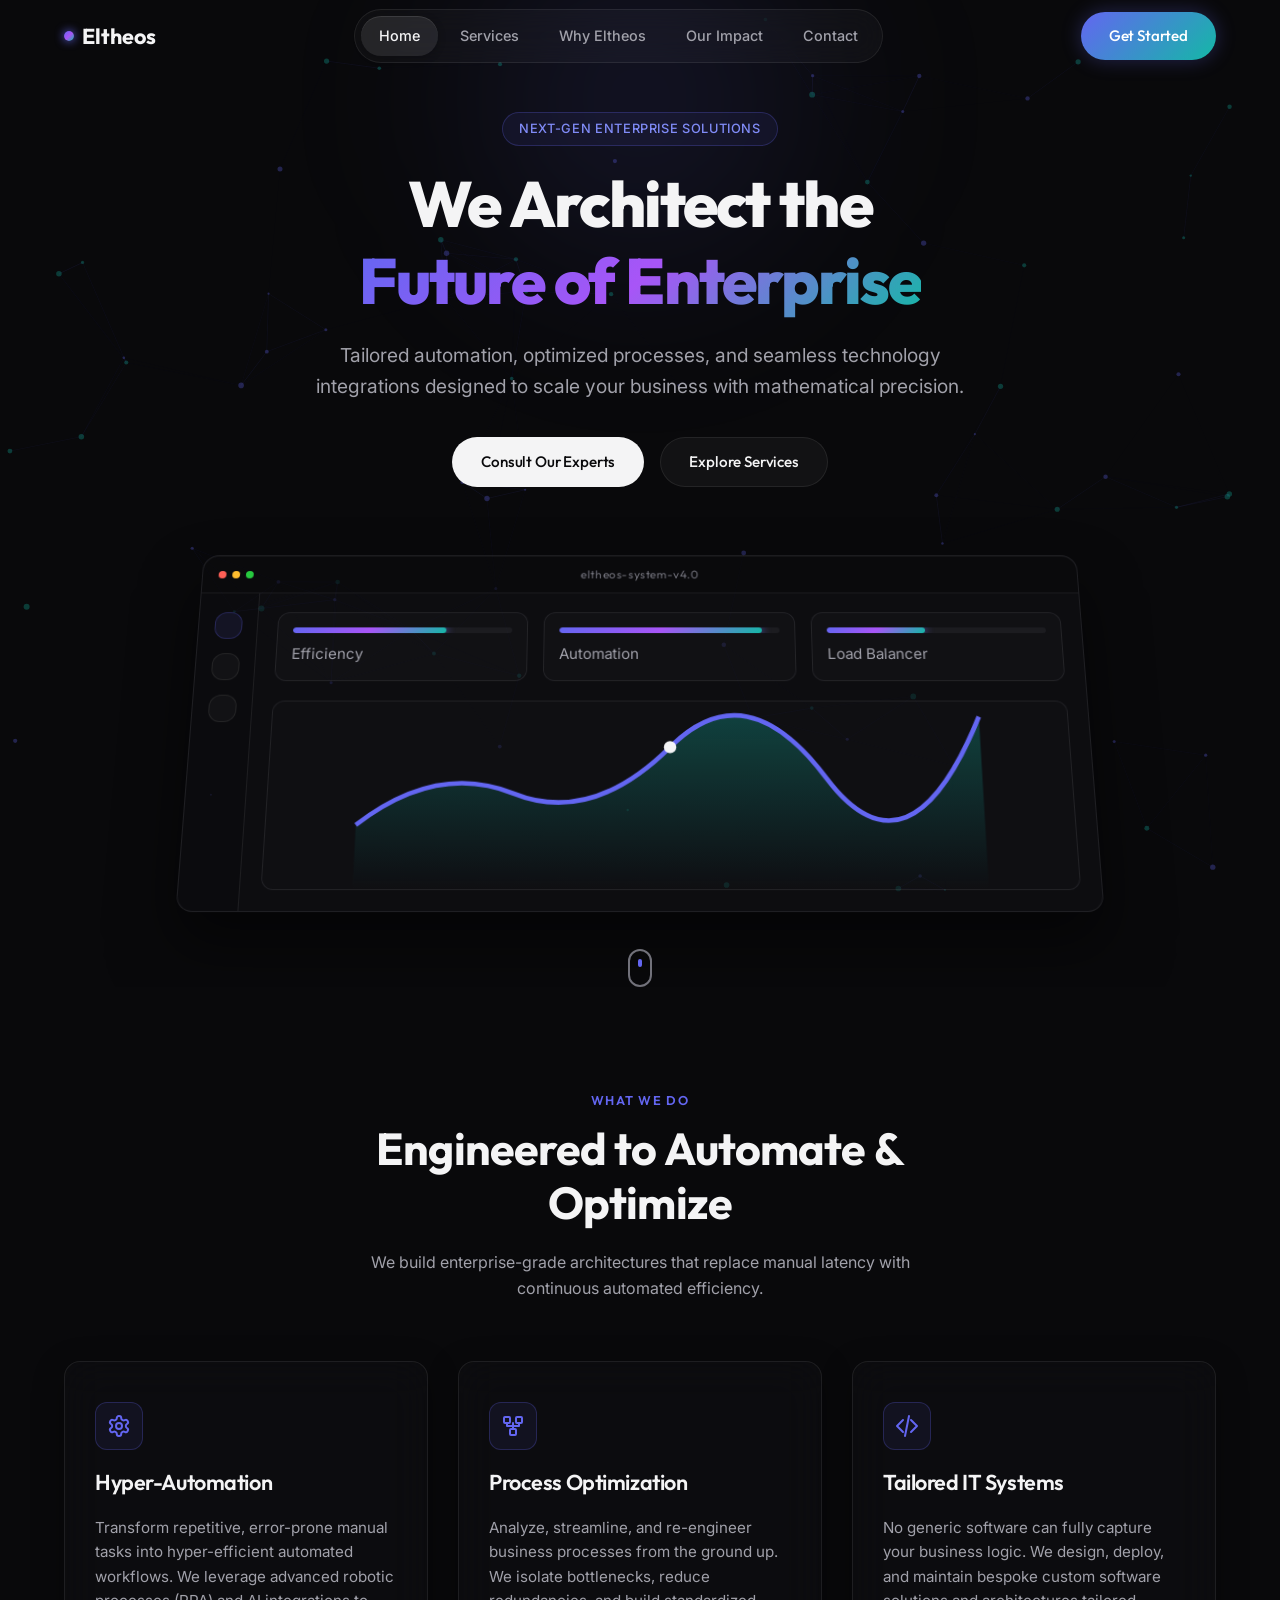
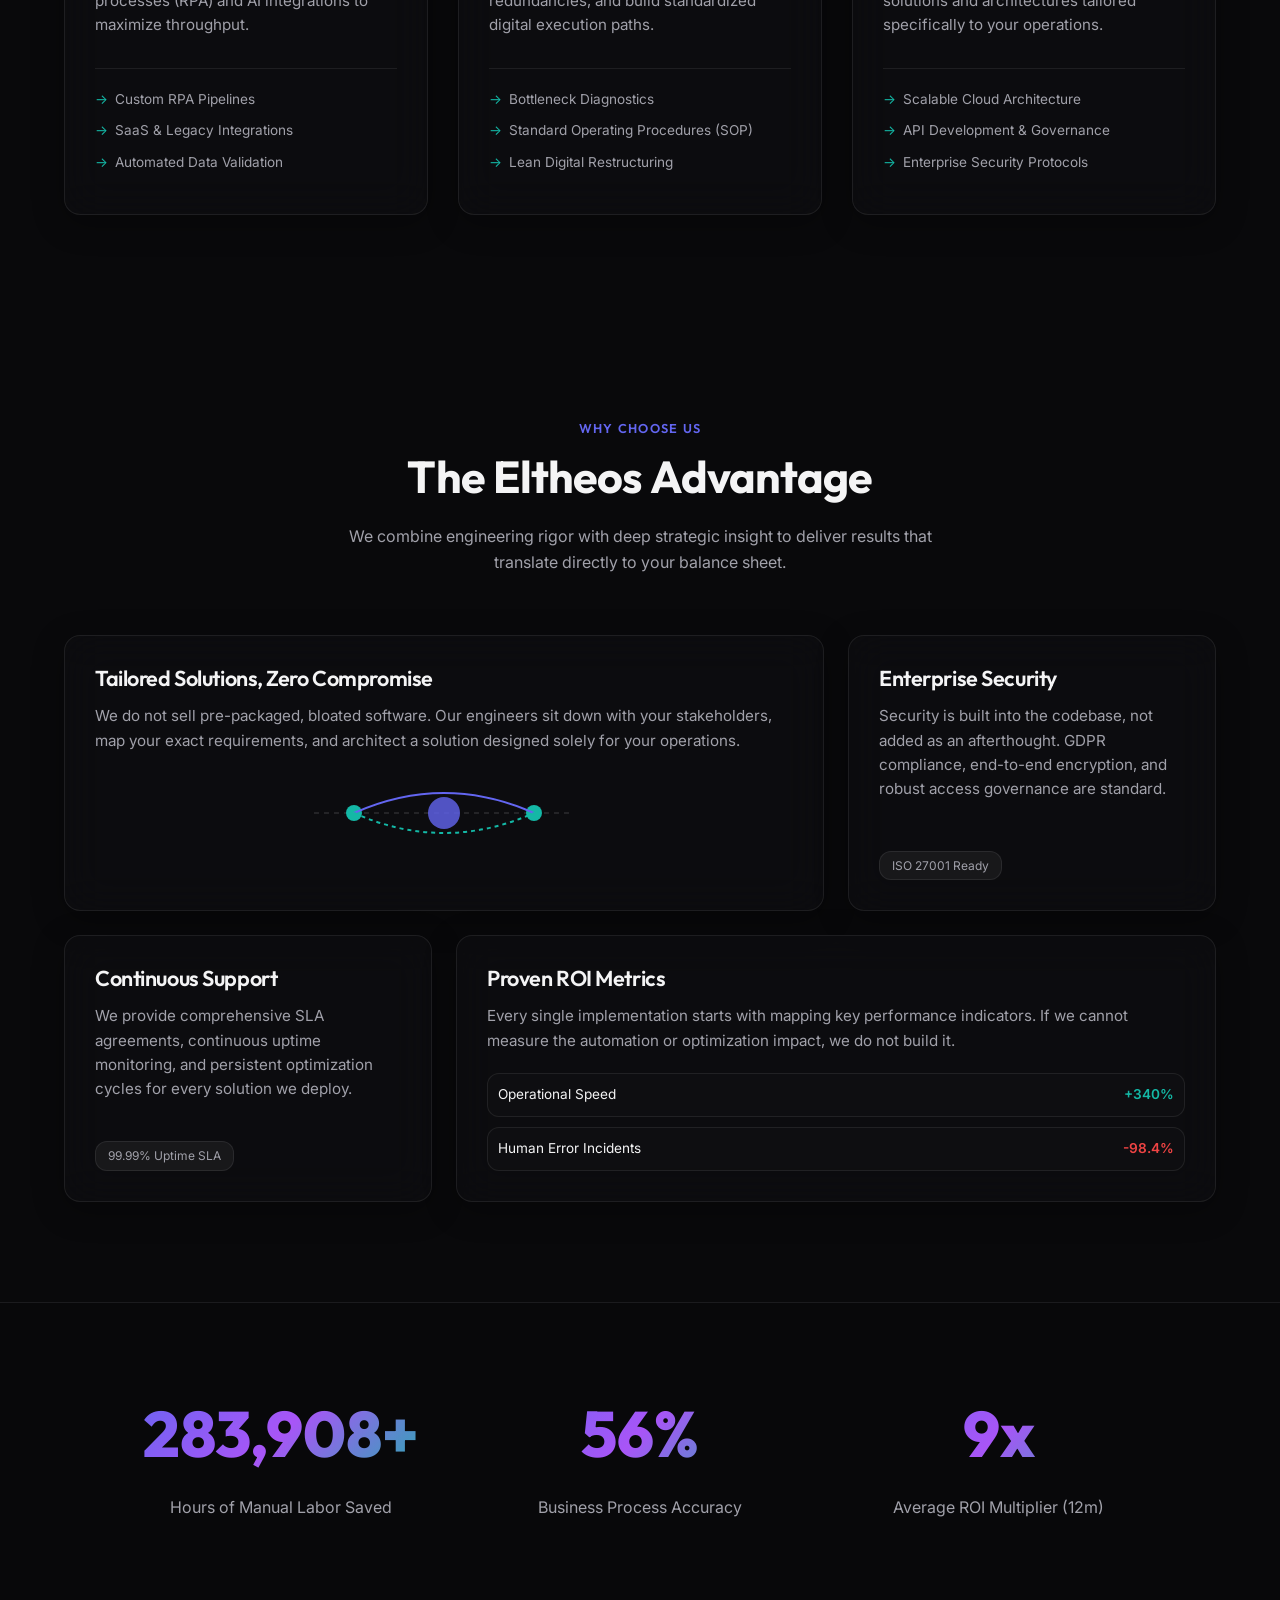
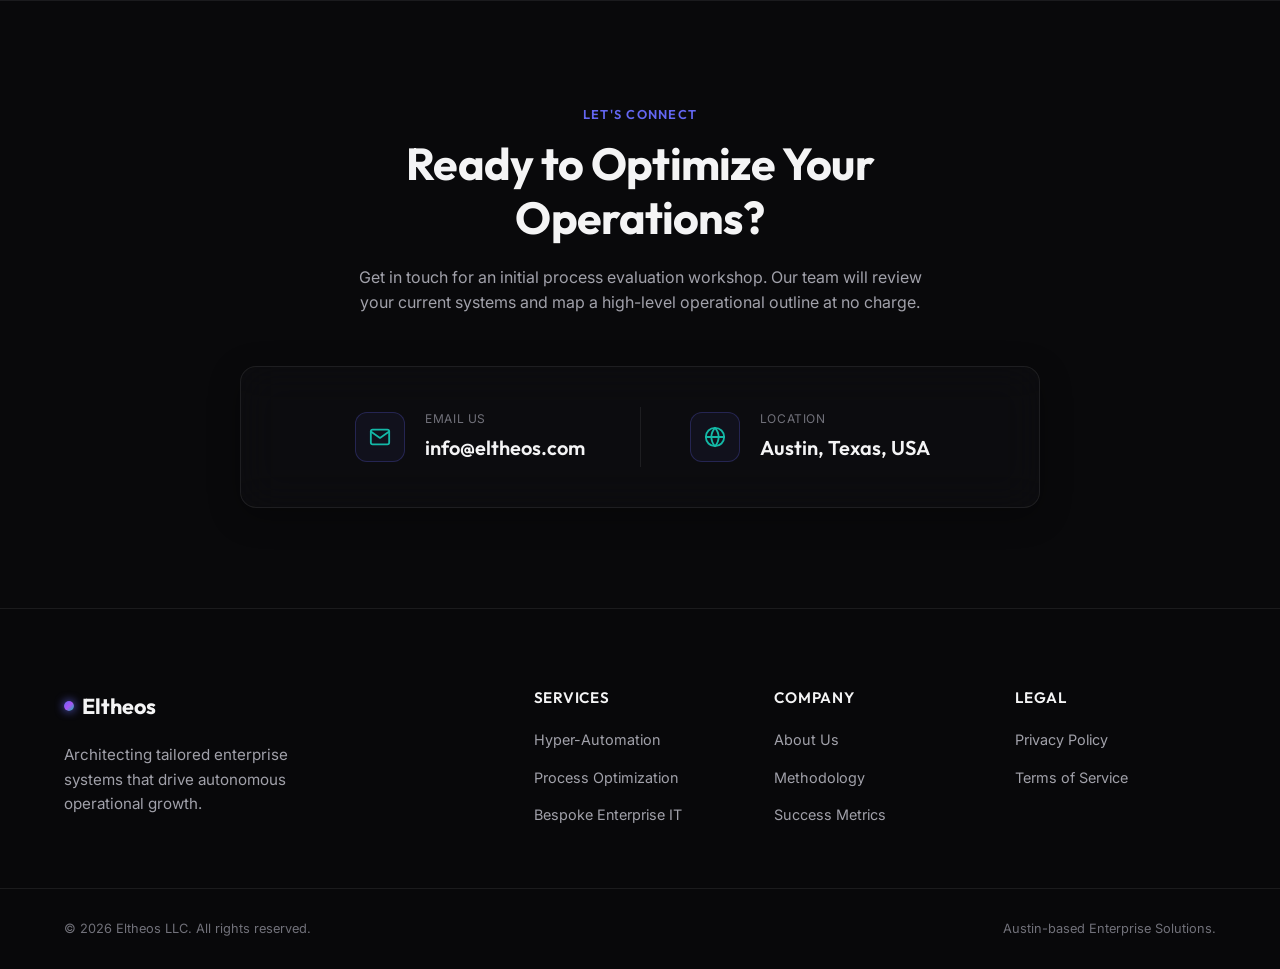
<file: index.html>
<!DOCTYPE html>
<html lang="en">
<head>
  <meta charset="UTF-8">
  <meta name="viewport" content="width=device-width, initial-scale=1.0">
  <title>Eltheos LLC | Enterprise Automation & IT Solutions</title>
  <meta name="description" content="Tailored IT consulting and automation solutions for business customers. Optimize your business processes, integrate systems, and drive growth with Eltheos.">
  
  <!-- SEO & OpenGraph Meta Tags -->
  <meta property="og:title" content="Eltheos LLC | Enterprise Automation & IT Solutions">
  <meta property="og:description" content="Tailored IT consulting and automation solutions for business customers. Optimize your business processes, integrate systems, and drive growth with Eltheos.">
  <meta property="og:type" content="website">
  
  <!-- Google Fonts -->
  <link rel="preconnect" href="https://fonts.googleapis.com">
  <link rel="preconnect" href="https://fonts.gstatic.com" crossorigin>
  <link href="https://fonts.googleapis.com/css2?family=Inter:wght@300;400;500;600&family=Outfit:wght@400;500;600;700;800&display=swap" rel="stylesheet">
  
  <!-- Stylesheets -->
  <link rel="stylesheet" href="style.css">
</head>
<body>
  <!-- Particle Background Canvas -->
  <canvas id="hero-canvas"></canvas>

  <!-- Navigation -->
  <header class="header">
    <nav class="nav-container" id="main-nav">
      <a href="#" class="logo" id="nav-logo">
        <span class="logo-dot"></span>
        Eltheos
      </a>
      <ul class="nav-menu" id="nav-menu">
        <li><a href="#hero" class="nav-link active" id="link-hero">Home</a></li>
        <li><a href="#services" class="nav-link" id="link-services">Services</a></li>
        <li><a href="#why-us" class="nav-link" id="link-why-us">Why Eltheos</a></li>
        <li><a href="#metrics" class="nav-link" id="link-metrics">Our Impact</a></li>
        <li><a href="#contact" class="nav-link" id="link-contact">Contact</a></li>
      </ul>
      <div class="nav-cta">
        <a href="#contact" class="btn btn-glow" id="nav-btn-cta">Get Started</a>
      </div>
      <button class="mobile-toggle" id="mobile-toggle" aria-label="Toggle Menu" aria-expanded="false">
        <span></span>
        <span></span>
        <span></span>
      </button>
    </nav>
  </header>

  <main>
    <!-- Hero Section -->
    <section id="hero" class="hero-section">
      <div class="hero-content">
        <div class="badge-container">
          <span class="badge" id="hero-badge">Next-Gen Enterprise Solutions</span>
        </div>
        <h1 class="hero-title">
          We Architect the <br>
          <span class="text-gradient">Future of Enterprise</span>
        </h1>
        <p class="hero-subtitle">
          Tailored automation, optimized processes, and seamless technology integrations designed to scale your business with mathematical precision.
        </p>
        <div class="hero-actions">
          <a href="#contact" class="btn btn-primary" id="hero-btn-primary">Consult Our Experts</a>
          <a href="#services" class="btn btn-secondary" id="hero-btn-secondary">Explore Services</a>
        </div>
      </div>
      
      <!-- Visual Element: Interactive Dashboard Preview Mockup -->
      <div class="hero-visual">
        <div class="glass-dashboard" id="hero-dashboard">
          <div class="dashboard-header">
            <div class="window-controls">
              <span></span><span></span><span></span>
            </div>
            <div class="dashboard-title">eltheos-system-v4.0</div>
          </div>
          <div class="dashboard-body">
            <div class="db-sidebar">
              <div class="db-item active"></div>
              <div class="db-item"></div>
              <div class="db-item"></div>
            </div>
            <div class="db-main">
              <div class="db-cards">
                <div class="db-card">
                  <div class="card-bar" style="--val: 70%"></div>
                  <div class="card-text">Efficiency</div>
                </div>
                <div class="db-card">
                  <div class="card-bar" style="--val: 92%"></div>
                  <div class="card-text">Automation</div>
                </div>
                <div class="db-card">
                  <div class="card-bar" style="--val: 45%"></div>
                  <div class="card-text">Load Balancer</div>
                </div>
              </div>
              <div class="db-chart-container">
                <svg viewBox="0 0 400 120" class="db-chart">
                  <defs>
                    <linearGradient id="chart-grad" x1="0" y1="0" x2="0" y2="1">
                      <stop offset="0%" stop-color="var(--accent-glow)" stop-opacity="0.3"></stop>
                      <stop offset="100%" stop-color="var(--accent-glow)" stop-opacity="0.0"></stop>
                    </linearGradient>
                  </defs>
                  <path class="chart-path" d="M0,80 Q50,40 100,60 T200,30 T300,50 T400,10 L400,120 L0,120 Z" fill="url(#chart-grad)"></path>
                  <path class="chart-line" d="M0,80 Q50,40 100,60 T200,30 T300,50 T400,10" fill="none" stroke="var(--accent-color)" stroke-width="3"></path>
                  <circle cx="200" cy="30" r="4" fill="var(--text-primary)"></circle>
                </svg>
              </div>
            </div>
          </div>
        </div>
      </div>
      <div class="hero-scroll-indicator">
        <a href="#services" aria-label="Scroll down">
          <div class="mouse-icon">
            <div class="wheel"></div>
          </div>
        </a>
      </div>
    </section>

    <!-- Services Section -->
    <section id="services" class="services-section">
      <div class="section-container">
        <div class="section-header">
          <span class="section-subtitle">What We Do</span>
          <h2 class="section-title">Engineered to Automate & Optimize</h2>
          <p class="section-desc">We build enterprise-grade architectures that replace manual latency with continuous automated efficiency.</p>
        </div>

        <div class="services-grid">
          <!-- Card 1 -->
          <div class="service-card glass-card scroll-reveal" id="service-automation">
            <div class="card-icon">
              <!-- Inline SVG for Automation (Gear & Lightning) -->
              <svg viewBox="0 0 24 24" fill="none" stroke="currentColor" stroke-width="2" stroke-linecap="round" stroke-linejoin="round">
                <path d="M12.22 2h-.44a2 2 0 0 0-2 2v.18a2 2 0 0 1-1 1.73l-.43.25a2 2 0 0 1-2 0l-.15-.08a2 2 0 0 0-2.73.73l-.22.38a2 2 0 0 0 .73 2.73l.15.1a2 2 0 0 1 1 1.72v.51a2 2 0 0 1-1 1.74l-.15.09a2 2 0 0 0-.73 2.73l.22.38a2 2 0 0 0 2.73.73l.15-.08a2 2 0 0 1 2 0l.43.25a2 2 0 0 1 1 1.73V20a2 2 0 0 0 2 2h.44a2 2 0 0 0 2-2v-.18a2 2 0 0 1 1-1.73l.43-.25a2 2 0 0 1 2 0l.15.08a2 2 0 0 0 2.73-.73l.22-.39a2 2 0 0 0-.73-2.73l-.15-.08a2 2 0 0 1-1-1.74v-.5a2 2 0 0 1 1-1.74l.15-.1a2 2 0 0 0 .73-2.73l-.22-.38a2 2 0 0 0-2.73-.73l-.15.08a2 2 0 0 1-2 0l-.43-.25a2 2 0 0 1-1-1.73V4a2 2 0 0 0-2-2z"></path>
                <circle cx="12" cy="12" r="3"></circle>
              </svg>
            </div>
            <h3 class="card-title">Hyper-Automation</h3>
            <p class="card-text">
              Transform repetitive, error-prone manual tasks into hyper-efficient automated workflows. We leverage advanced robotic processes (RPA) and AI integrations to maximize throughput.
            </p>
            <ul class="card-features">
              <li>Custom RPA Pipelines</li>
              <li>SaaS & Legacy Integrations</li>
              <li>Automated Data Validation</li>
            </ul>
          </div>

          <!-- Card 2 -->
          <div class="service-card glass-card scroll-reveal" id="service-process">
            <div class="card-icon">
              <!-- Inline SVG for Business Processes (Flowchart) -->
              <svg viewBox="0 0 24 24" fill="none" stroke="currentColor" stroke-width="2" stroke-linecap="round" stroke-linejoin="round">
                <rect x="3" y="3" width="6" height="6" rx="1"></rect>
                <rect x="15" y="3" width="6" height="6" rx="1"></rect>
                <rect x="9" y="15" width="6" height="6" rx="1"></rect>
                <path d="M12 15V9"></path>
                <path d="M6 9v3h12V9"></path>
              </svg>
            </div>
            <h3 class="card-title">Process Optimization</h3>
            <p class="card-text">
              Analyze, streamline, and re-engineer business processes from the ground up. We isolate bottlenecks, reduce redundancies, and build standardized digital execution paths.
            </p>
            <ul class="card-features">
              <li>Bottleneck Diagnostics</li>
              <li>Standard Operating Procedures (SOP)</li>
              <li>Lean Digital Restructuring</li>
            </ul>
          </div>

          <!-- Card 3 -->
          <div class="service-card glass-card scroll-reveal" id="service-solutions">
            <div class="card-icon">
              <!-- Inline SVG for Custom Solutions (Code/Database) -->
              <svg viewBox="0 0 24 24" fill="none" stroke="currentColor" stroke-width="2" stroke-linecap="round" stroke-linejoin="round">
                <polyline points="16 18 22 12 16 6"></polyline>
                <polyline points="8 6 2 12 8 18"></polyline>
                <line x1="14" y1="2" x2="10" y2="22"></line>
              </svg>
            </div>
            <h3 class="card-title">Tailored IT Systems</h3>
            <p class="card-text">
              No generic software can fully capture your business logic. We design, deploy, and maintain bespoke custom software solutions and architectures tailored specifically to your operations.
            </p>
            <ul class="card-features">
              <li>Scalable Cloud Architecture</li>
              <li>API Development & Governance</li>
              <li>Enterprise Security Protocols</li>
            </ul>
          </div>
        </div>
      </div>
    </section>

    <!-- Why Us Section (Bento Grid) -->
    <section id="why-us" class="why-us-section">
      <div class="section-container">
        <div class="section-header">
          <span class="section-subtitle">Why Choose Us</span>
          <h2 class="section-title">The Eltheos Advantage</h2>
          <p class="section-desc">We combine engineering rigor with deep strategic insight to deliver results that translate directly to your balance sheet.</p>
        </div>

        <div class="bento-grid">
          <!-- Big Card 1 -->
          <div class="bento-card bento-wide glass-card scroll-reveal" id="bento-1">
            <div class="bento-content">
              <h3>Tailored Solutions, Zero Compromise</h3>
              <p>We do not sell pre-packaged, bloated software. Our engineers sit down with your stakeholders, map your exact requirements, and architect a solution designed solely for your operations.</p>
            </div>
            <div class="bento-graphic">
              <!-- SVG Visual representation of tailoring -->
              <svg viewBox="0 0 300 120" class="graphic-tailor">
                <line x1="20" y1="60" x2="280" y2="60" stroke="rgba(255,255,255,0.1)" stroke-width="2" stroke-dasharray="5 5"></line>
                <circle cx="60" cy="60" r="8" fill="var(--accent-glow)"></circle>
                <circle cx="150" cy="60" r="16" fill="var(--accent-color)" opacity="0.8"></circle>
                <circle cx="240" cy="60" r="8" fill="var(--accent-glow)"></circle>
                <path d="M 60 60 Q 150 20 240 60" fill="none" stroke="var(--accent-color)" stroke-width="2"></path>
                <path d="M 60 60 Q 150 100 240 60" fill="none" stroke="var(--accent-glow)" stroke-width="2" stroke-dasharray="4"></path>
              </svg>
            </div>
          </div>

          <!-- Small Card 2 -->
          <div class="bento-card glass-card scroll-reveal" id="bento-2">
            <div class="bento-content">
              <h3>Enterprise Security</h3>
              <p>Security is built into the codebase, not added as an afterthought. GDPR compliance, end-to-end encryption, and robust access governance are standard.</p>
            </div>
            <div class="bento-badge">ISO 27001 Ready</div>
          </div>

          <!-- Small Card 3 -->
          <div class="bento-card glass-card scroll-reveal" id="bento-3">
            <div class="bento-content">
              <h3>Continuous Support</h3>
              <p>We provide comprehensive SLA agreements, continuous uptime monitoring, and persistent optimization cycles for every solution we deploy.</p>
            </div>
            <div class="bento-badge">99.99% Uptime SLA</div>
          </div>

          <!-- Big Card 4 -->
          <div class="bento-card bento-wide glass-card scroll-reveal" id="bento-4">
            <div class="bento-content">
              <h3>Proven ROI Metrics</h3>
              <p>Every single implementation starts with mapping key performance indicators. If we cannot measure the automation or optimization impact, we do not build it.</p>
            </div>
            <div class="bento-metrics-preview">
              <div class="metric-row">
                <span>Operational Speed</span>
                <span class="val-up">+340%</span>
              </div>
              <div class="metric-row">
                <span>Human Error Incidents</span>
                <span class="val-down">-98.4%</span>
              </div>
            </div>
          </div>
        </div>
      </div>
    </section>

    <!-- Metrics Section -->
    <section id="metrics" class="metrics-section">
      <div class="section-container">
        <div class="metrics-grid">
          <div class="metric-item scroll-reveal" id="metric-hours">
            <div class="metric-number" data-target="500000">0</div>
            <div class="metric-label">Hours of Manual Labor Saved</div>
          </div>
          <div class="metric-item scroll-reveal" id="metric-efficiency">
            <div class="metric-number" data-target="99">0</div>
            <div class="metric-label">Business Process Accuracy</div>
          </div>
          <div class="metric-item scroll-reveal" id="metric-roi">
            <div class="metric-number" data-target="15">0</div>
            <div class="metric-label">Average ROI Multiplier (12m)</div>
          </div>
        </div>
      </div>
    </section>

    <!-- Contact Section -->
    <section id="contact" class="contact-section">
      <div class="section-container">
        <div class="contact-centered-header scroll-reveal">
          <span class="section-subtitle">Let's Connect</span>
          <h2 class="section-title">Ready to Optimize Your Operations?</h2>
          <p class="section-desc">
            Get in touch for an initial process evaluation workshop. Our team will review your current systems and map a high-level operational outline at no charge.
          </p>
        </div>

        <div class="contact-panel glass-card scroll-reveal">
          <div class="contact-panel-col">
            <div class="panel-icon">
              <svg viewBox="0 0 24 24" fill="none" stroke="currentColor" stroke-width="2" stroke-linecap="round" stroke-linejoin="round"><path d="M4 4h16c1.1 0 2 .9 2 2v12c0 1.1-.9 2-2 2H4c-1.1 0-2-.9-2-2V6c0-1.1.9-2 2-2z"></path><polyline points="22,6 12,13 2,6"></polyline></svg>
            </div>
            <div class="panel-content">
              <span class="panel-label">Email Us</span>
              <a href="mailto:info@eltheos.com?subject=Inquiry%20from%20Eltheos%20Website" class="panel-value-link">info@eltheos.com</a>
            </div>
          </div>

          <div class="panel-divider"></div>

          <div class="contact-panel-col">
            <div class="panel-icon">
              <svg viewBox="0 0 24 24" fill="none" stroke="currentColor" stroke-width="2" stroke-linecap="round" stroke-linejoin="round"><circle cx="12" cy="12" r="10"></circle><line x1="2" y1="12" x2="22" y2="12"></line><path d="M12 2a15.3 15.3 0 0 1 4 10 15.3 15.3 0 0 1-4 10 15.3 15.3 0 0 1-4-10 15.3 15.3 0 0 1 4-10z"></path></svg>
            </div>
            <div class="panel-content">
              <span class="panel-label">Location</span>
              <span class="panel-value">Austin, Texas, USA</span>
            </div>
          </div>
        </div>
      </div>
    </section>
  </main>

  <!-- Footer -->
  <footer class="footer">
    <div class="footer-container">
      <div class="footer-brand">
        <a href="#" class="logo">
          <span class="logo-dot"></span>
          Eltheos
        </a>
        <p class="footer-tagline">Architecting tailored enterprise systems that drive autonomous operational growth.</p>
      </div>
      <div class="footer-links">
        <div class="footer-column">
          <h4>Services</h4>
          <ul>
            <li><a href="#services">Hyper-Automation</a></li>
            <li><a href="#services">Process Optimization</a></li>
            <li><a href="#services">Bespoke Enterprise IT</a></li>
          </ul>
        </div>
        <div class="footer-column">
          <h4>Company</h4>
          <ul>
            <li><a href="#why-us">About Us</a></li>
            <li><a href="#why-us">Methodology</a></li>
            <li><a href="#metrics">Success Metrics</a></li>
          </ul>
        </div>
        <div class="footer-column">
          <h4>Legal</h4>
          <ul>
            <li><a href="privacy.html">Privacy Policy</a></li>
            <li><a href="terms.html">Terms of Service</a></li>

          </ul>
        </div>
      </div>
    </div>
    <div class="footer-bottom">
      <div class="footer-bottom-container">
        <p>&copy; 2026 Eltheos LLC. All rights reserved.</p>
        <p>Austin-based Enterprise Solutions.</p>
      </div>
    </div>
  </footer>

  <script src="app.js"></script>
</body>
</html>
</file>
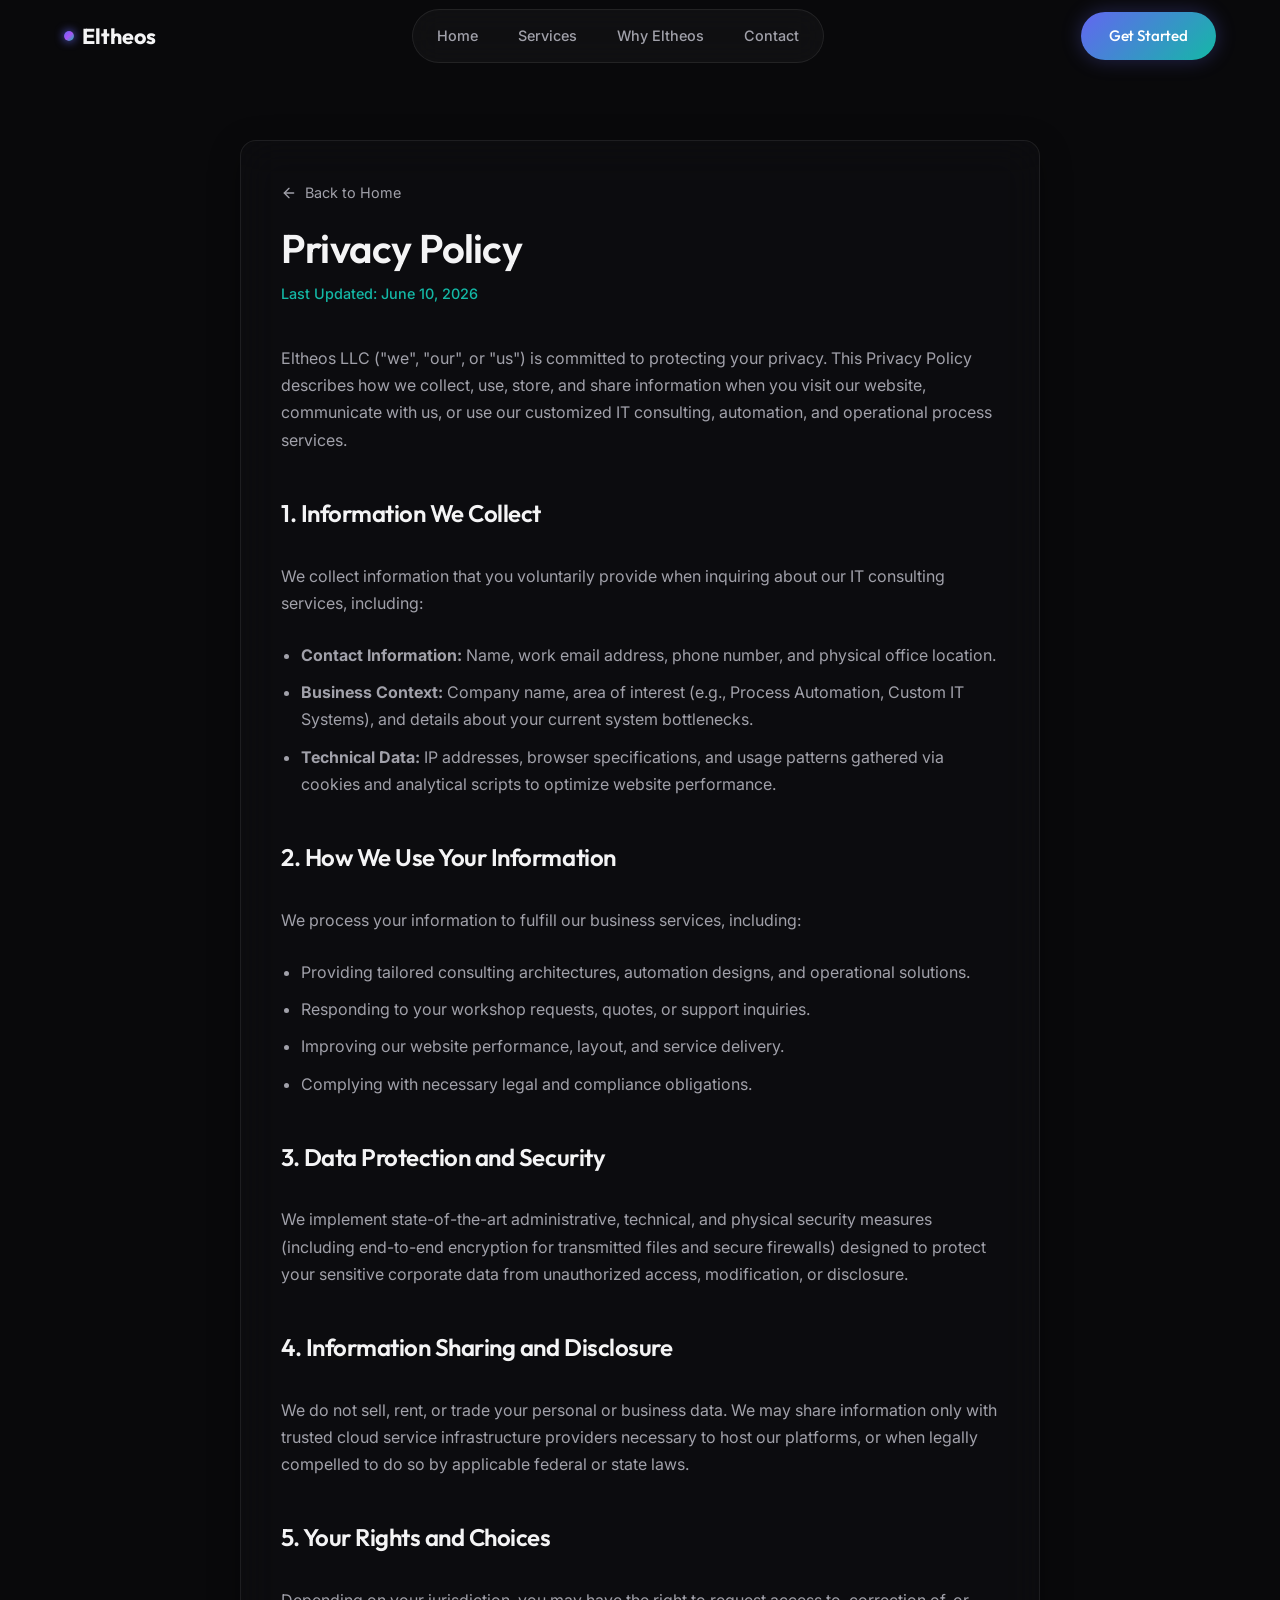
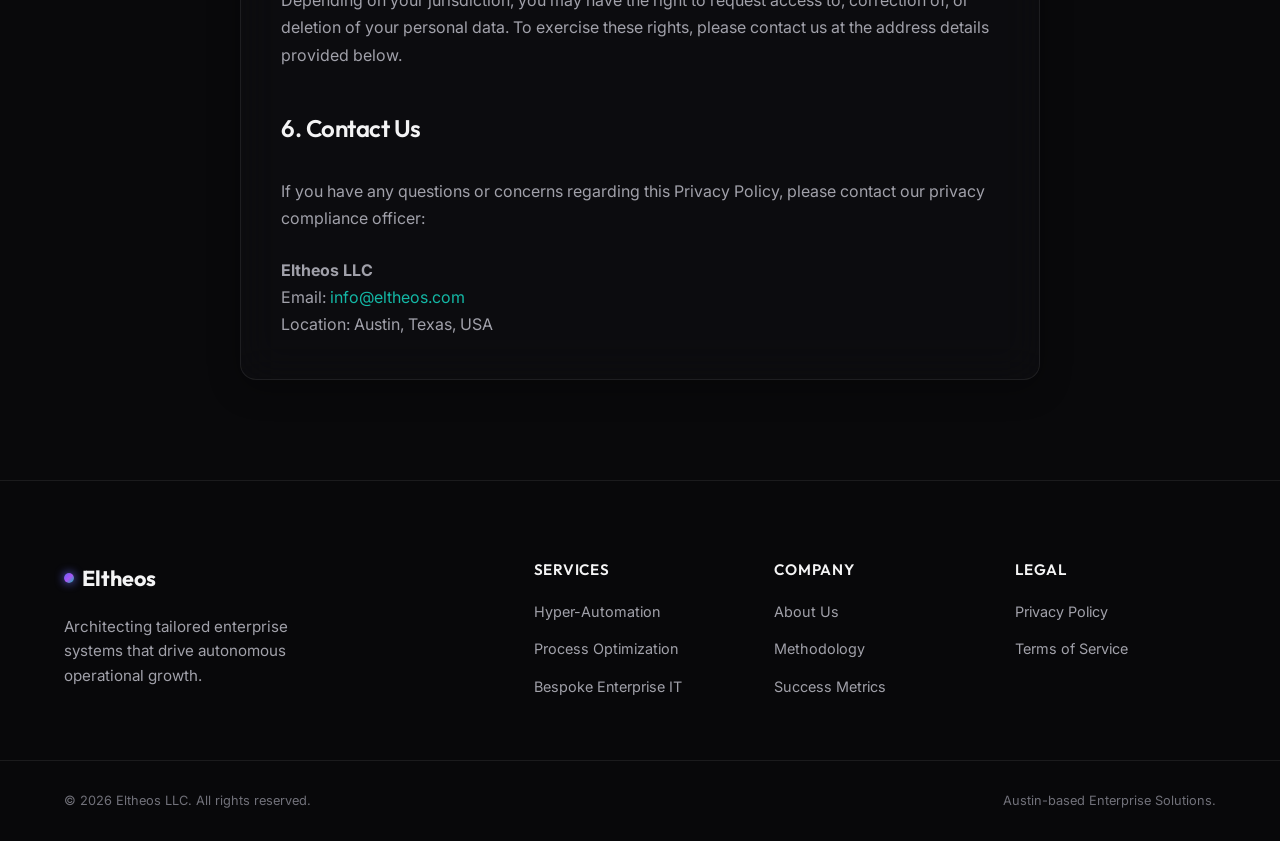
<file: privacy.html>
<!DOCTYPE html>
<html lang="en">
<head>
  <meta charset="UTF-8">
  <meta name="viewport" content="width=device-width, initial-scale=1.0">
  <title>Privacy Policy | Eltheos LLC</title>
  <meta name="description" content="Privacy Policy for Eltheos LLC. Learn how we handle and protect your personal and company information.">
  
  <!-- Google Fonts -->
  <link rel="preconnect" href="https://fonts.googleapis.com">
  <link rel="preconnect" href="https://fonts.gstatic.com" crossorigin>
  <link href="https://fonts.googleapis.com/css2?family=Inter:wght@300;400;500;600&family=Outfit:wght@400;500;600;700;800&display=swap" rel="stylesheet">
  
  <!-- Stylesheets -->
  <link rel="stylesheet" href="style.css">
  
  <style>
    .legal-container {
      max-width: 800px;
      margin: 140px auto 100px;
      padding: 40px;
      position: relative;
    }
    .legal-content h1 {
      font-size: 2.5rem;
      margin-bottom: 10px;
    }
    .legal-date {
      color: var(--accent-glow);
      font-size: 0.9rem;
      font-weight: 500;
      margin-bottom: 40px;
    }
    .legal-body {
      color: var(--text-secondary);
      display: flex;
      flex-direction: column;
      gap: 25px;
    }
    .legal-body h2 {
      color: var(--text-primary);
      font-size: 1.5rem;
      margin-top: 20px;
      margin-bottom: 10px;
    }
    .legal-body p, .legal-body li {
      font-size: 1rem;
      line-height: 1.7;
    }
    .legal-body ul {
      padding-left: 20px;
      display: flex;
      flex-direction: column;
      gap: 10px;
    }
    .back-btn {
      margin-bottom: 20px;
      display: inline-flex;
      align-items: center;
      gap: 8px;
      font-size: 0.9rem;
      color: var(--text-secondary);
    }
    .back-btn:hover {
      color: var(--accent-color);
    }
  </style>
</head>
<body>
  <!-- Particle Background Canvas -->
  <canvas id="hero-canvas"></canvas>

  <!-- Navigation (Static Glass Menu) -->
  <header class="header scrolled">
    <nav class="nav-container">
      <a href="index.html" class="logo">
        <span class="logo-dot"></span>
        Eltheos
      </a>
      <ul class="nav-menu">
        <li><a href="index.html" class="nav-link">Home</a></li>
        <li><a href="index.html#services" class="nav-link">Services</a></li>
        <li><a href="index.html#why-us" class="nav-link">Why Eltheos</a></li>
        <li><a href="index.html#contact" class="nav-link">Contact</a></li>
      </ul>
      <div class="nav-cta">
        <a href="index.html#contact" class="btn btn-glow">Get Started</a>
      </div>
    </nav>
  </header>

  <main>
    <div class="legal-container glass-card">
      <a href="index.html" class="back-btn">
        <!-- Back Arrow SVG -->
        <svg width="16" height="16" viewBox="0 0 24 24" fill="none" stroke="currentColor" stroke-width="2" stroke-linecap="round" stroke-linejoin="round"><line x1="19" y1="12" x2="5" y2="12"></line><polyline points="12 19 5 12 12 5"></polyline></svg>
        Back to Home
      </a>
      
      <div class="legal-content">
        <h1>Privacy Policy</h1>
        <div class="legal-date">Last Updated: June 10, 2026</div>
        
        <div class="legal-body">
          <p>
            Eltheos LLC ("we", "our", or "us") is committed to protecting your privacy. This Privacy Policy describes how we collect, use, store, and share information when you visit our website, communicate with us, or use our customized IT consulting, automation, and operational process services.
          </p>
          
          <h2>1. Information We Collect</h2>
          <p>
            We collect information that you voluntarily provide when inquiring about our IT consulting services, including:
          </p>
          <ul>
            <li><strong>Contact Information:</strong> Name, work email address, phone number, and physical office location.</li>
            <li><strong>Business Context:</strong> Company name, area of interest (e.g., Process Automation, Custom IT Systems), and details about your current system bottlenecks.</li>
            <li><strong>Technical Data:</strong> IP addresses, browser specifications, and usage patterns gathered via cookies and analytical scripts to optimize website performance.</li>
          </ul>

          <h2>2. How We Use Your Information</h2>
          <p>
            We process your information to fulfill our business services, including:
          </p>
          <ul>
            <li>Providing tailored consulting architectures, automation designs, and operational solutions.</li>
            <li>Responding to your workshop requests, quotes, or support inquiries.</li>
            <li>Improving our website performance, layout, and service delivery.</li>
            <li>Complying with necessary legal and compliance obligations.</li>
          </ul>

          <h2>3. Data Protection and Security</h2>
          <p>
            We implement state-of-the-art administrative, technical, and physical security measures (including end-to-end encryption for transmitted files and secure firewalls) designed to protect your sensitive corporate data from unauthorized access, modification, or disclosure.
          </p>

          <h2>4. Information Sharing and Disclosure</h2>
          <p>
            We do not sell, rent, or trade your personal or business data. We may share information only with trusted cloud service infrastructure providers necessary to host our platforms, or when legally compelled to do so by applicable federal or state laws.
          </p>

          <h2>5. Your Rights and Choices</h2>
          <p>
            Depending on your jurisdiction, you may have the right to request access to, correction of, or deletion of your personal data. To exercise these rights, please contact us at the address details provided below.
          </p>

          <h2>6. Contact Us</h2>
          <p>
            If you have any questions or concerns regarding this Privacy Policy, please contact our privacy compliance officer:
          </p>
          <p>
            <strong>Eltheos LLC</strong><br>
            Email: <a href="mailto:info@eltheos.com" style="color: var(--accent-glow);">info@eltheos.com</a><br>

            Location: Austin, Texas, USA
          </p>
        </div>
      </div>
    </div>
  </main>

  <!-- Footer -->
  <footer class="footer">
    <div class="footer-container">
      <div class="footer-brand">
        <a href="index.html" class="logo">
          <span class="logo-dot"></span>
          Eltheos
        </a>
        <p class="footer-tagline">Architecting tailored enterprise systems that drive autonomous operational growth.</p>
      </div>
      <div class="footer-links">
        <div class="footer-column">
          <h4>Services</h4>
          <ul>
            <li><a href="index.html#services">Hyper-Automation</a></li>
            <li><a href="index.html#services">Process Optimization</a></li>
            <li><a href="index.html#services">Bespoke Enterprise IT</a></li>
          </ul>
        </div>
        <div class="footer-column">
          <h4>Company</h4>
          <ul>
            <li><a href="index.html#why-us">About Us</a></li>
            <li><a href="index.html#why-us">Methodology</a></li>
            <li><a href="index.html#metrics">Success Metrics</a></li>
          </ul>
        </div>
        <div class="footer-column">
          <h4>Legal</h4>
          <ul>
            <li><a href="privacy.html">Privacy Policy</a></li>
            <li><a href="terms.html">Terms of Service</a></li>

          </ul>
        </div>
      </div>
    </div>
    <div class="footer-bottom">
      <div class="footer-bottom-container">
        <p>&copy; 2026 Eltheos LLC. All rights reserved.</p>
        <p>Austin-based Enterprise Solutions.</p>
      </div>
    </div>
  </footer>

  <script src="app.js"></script>
</body>
</html>
</file>
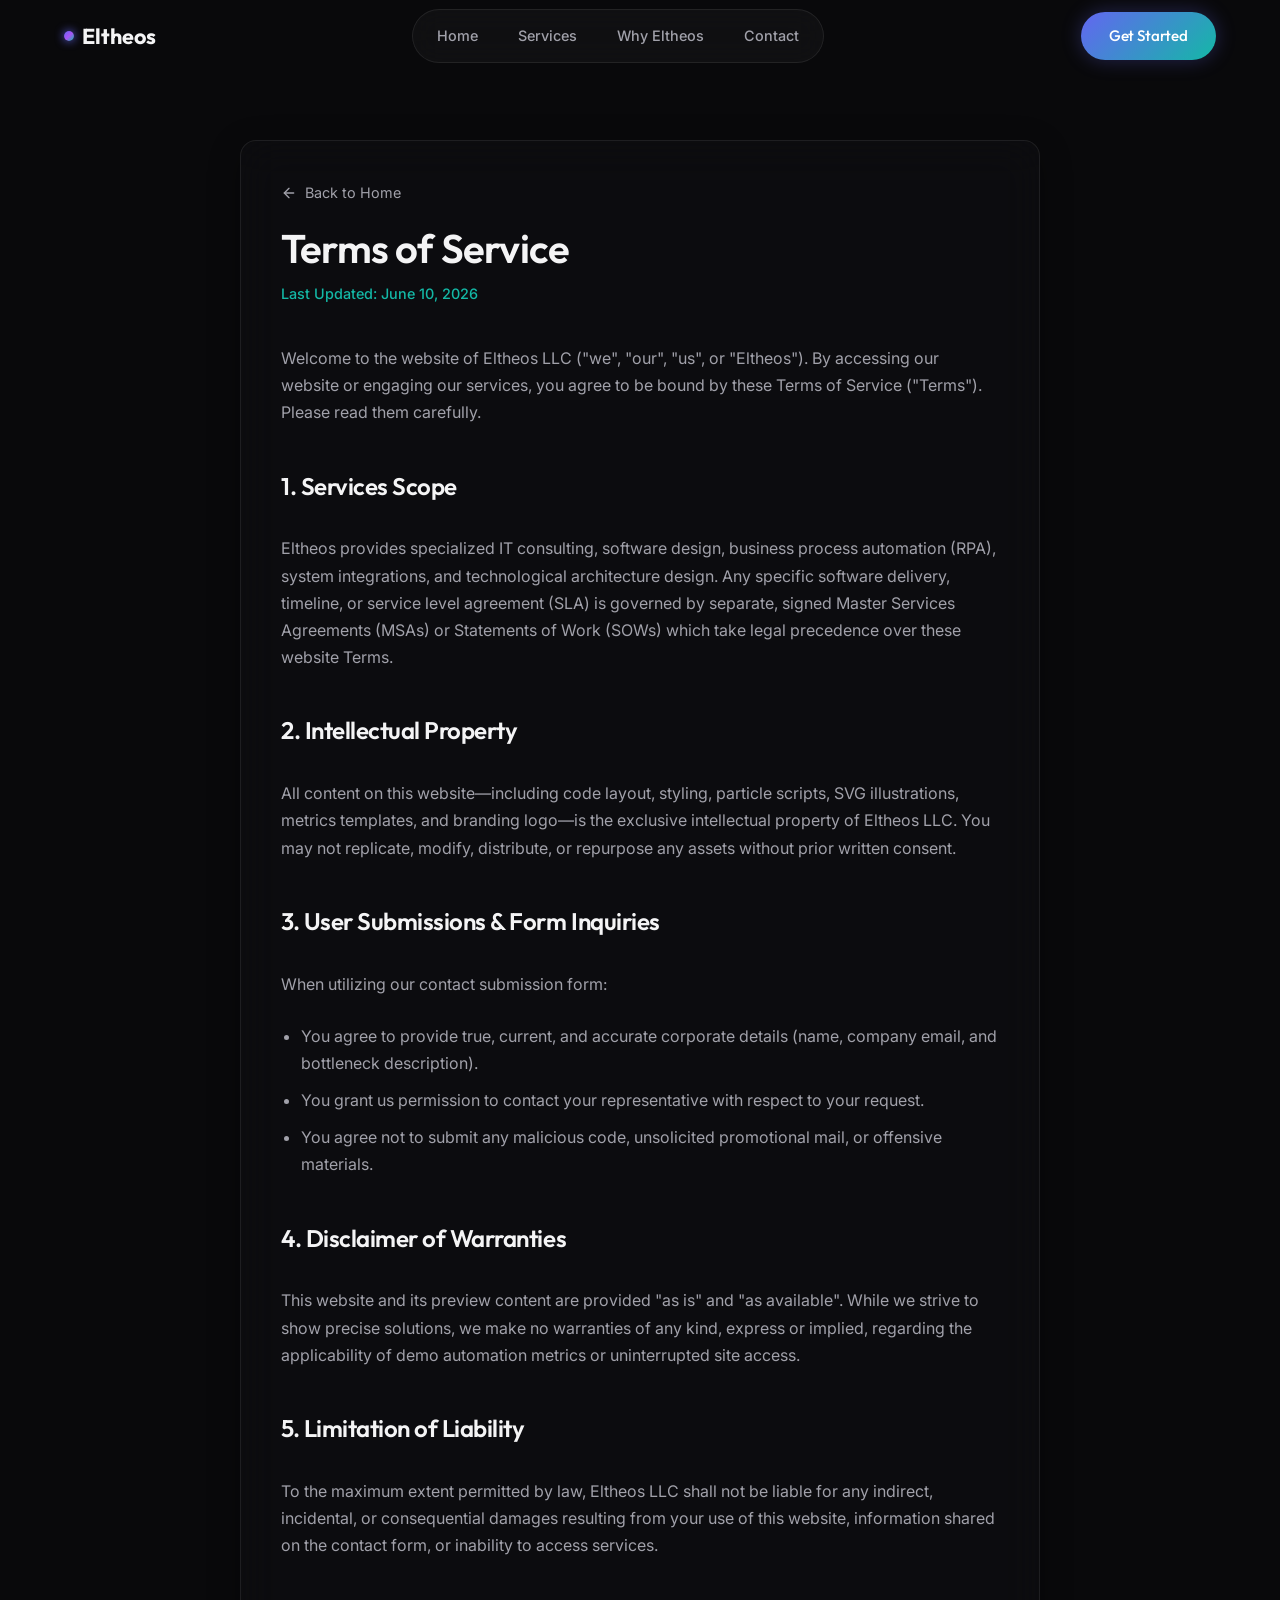
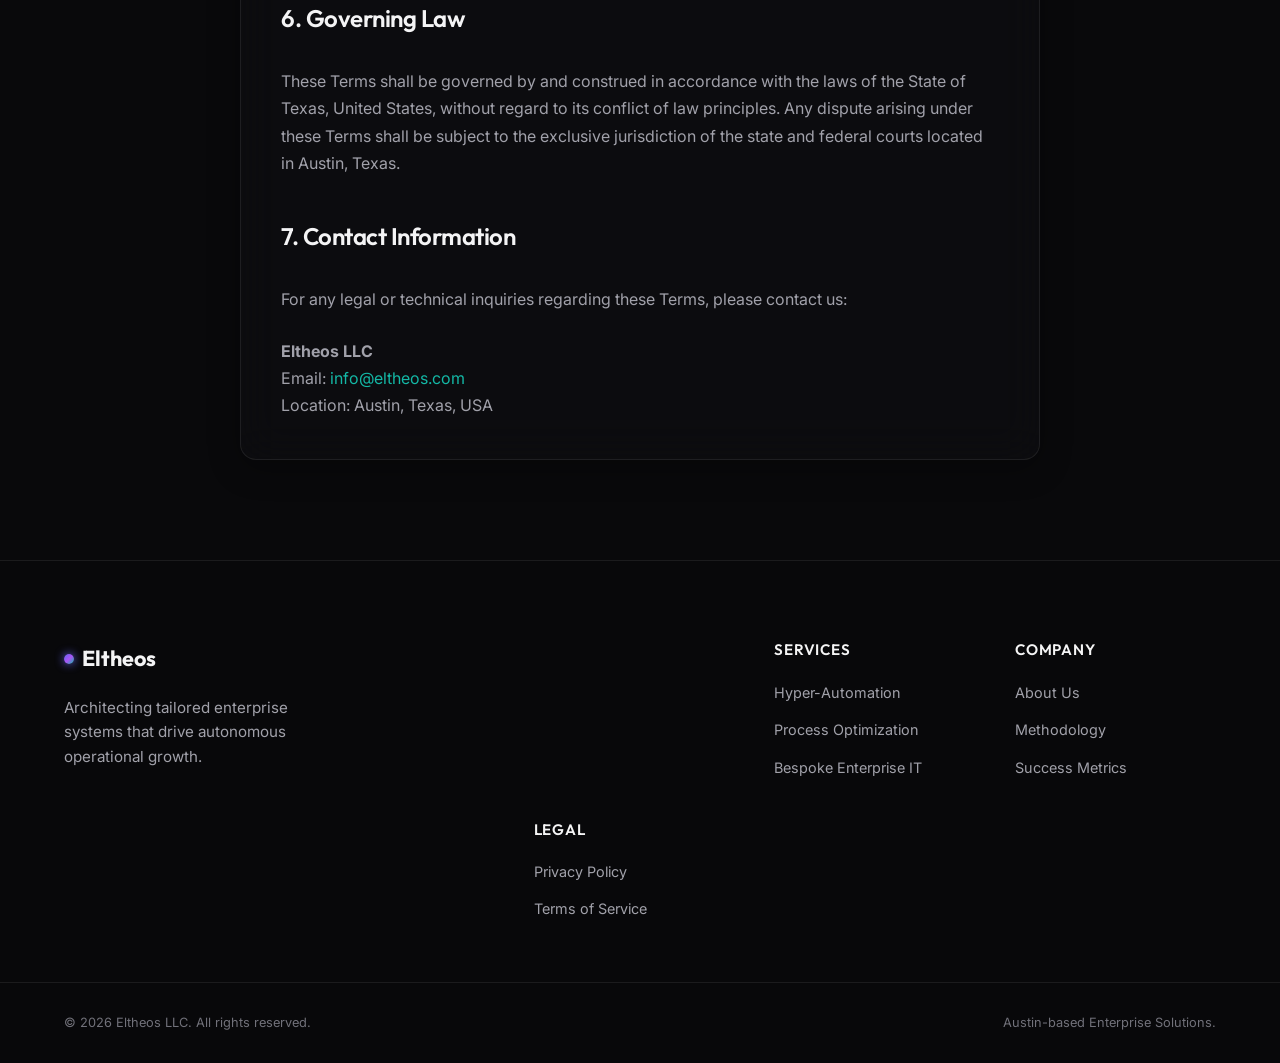
<file: terms.html>
<!DOCTYPE html>
<html lang="en">
<head>
  <meta charset="UTF-8">
  <meta name="viewport" content="width=device-width, initial-scale=1.0">
  <title>Terms of Service | Eltheos LLC</title>
  <meta name="description" content="Terms of Service for Eltheos LLC. Read the terms governing our IT consulting services, custom automation solutions, and business contracts.">
  
  <!-- Google Fonts -->
  <link rel="preconnect" href="https://fonts.googleapis.com">
  <link rel="preconnect" href="https://fonts.gstatic.com" crossorigin>
  <link href="https://fonts.googleapis.com/css2?family=Inter:wght@300;400;500;600&family=Outfit:wght@400;500;600;700;800&display=swap" rel="stylesheet">
  
  <!-- Stylesheets -->
  <link rel="stylesheet" href="style.css">
  
  <style>
    .legal-container {
      max-width: 800px;
      margin: 140px auto 100px;
      padding: 40px;
      position: relative;
    }
    .legal-content h1 {
      font-size: 2.5rem;
      margin-bottom: 10px;
    }
    .legal-date {
      color: var(--accent-glow);
      font-size: 0.9rem;
      font-weight: 500;
      margin-bottom: 40px;
    }
    .legal-body {
      color: var(--text-secondary);
      display: flex;
      flex-direction: column;
      gap: 25px;
    }
    .legal-body h2 {
      color: var(--text-primary);
      font-size: 1.5rem;
      margin-top: 20px;
      margin-bottom: 10px;
    }
    .legal-body p, .legal-body li {
      font-size: 1rem;
      line-height: 1.7;
    }
    .legal-body ul {
      padding-left: 20px;
      display: flex;
      flex-direction: column;
      gap: 10px;
    }
    .back-btn {
      margin-bottom: 20px;
      display: inline-flex;
      align-items: center;
      gap: 8px;
      font-size: 0.9rem;
      color: var(--text-secondary);
    }
    .back-btn:hover {
      color: var(--accent-color);
    }
  </style>
</head>
<body>
  <!-- Particle Background Canvas -->
  <canvas id="hero-canvas"></canvas>

  <!-- Navigation (Static Glass Menu) -->
  <header class="header scrolled">
    <nav class="nav-container">
      <a href="index.html" class="logo">
        <span class="logo-dot"></span>
        Eltheos
      </a>
      <ul class="nav-menu">
        <li><a href="index.html" class="nav-link">Home</a></li>
        <li><a href="index.html#services" class="nav-link">Services</a></li>
        <li><a href="index.html#why-us" class="nav-link">Why Eltheos</a></li>
        <li><a href="index.html#contact" class="nav-link">Contact</a></li>
      </ul>
      <div class="nav-cta">
        <a href="index.html#contact" class="btn btn-glow">Get Started</a>
      </div>
    </nav>
  </header>

  <main>
    <div class="legal-container glass-card">
      <a href="index.html" class="back-btn">
        <!-- Back Arrow SVG -->
        <svg width="16" height="16" viewBox="0 0 24 24" fill="none" stroke="currentColor" stroke-width="2" stroke-linecap="round" stroke-linejoin="round"><line x1="19" y1="12" x2="5" y2="12"></line><polyline points="12 19 5 12 12 5"></polyline></svg>
        Back to Home
      </a>
      
      <div class="legal-content">
        <h1>Terms of Service</h1>
        <div class="legal-date">Last Updated: June 10, 2026</div>
        
        <div class="legal-body">
          <p>
            Welcome to the website of Eltheos LLC ("we", "our", "us", or "Eltheos"). By accessing our website or engaging our services, you agree to be bound by these Terms of Service ("Terms"). Please read them carefully.
          </p>
          
          <h2>1. Services Scope</h2>
          <p>
            Eltheos provides specialized IT consulting, software design, business process automation (RPA), system integrations, and technological architecture design. Any specific software delivery, timeline, or service level agreement (SLA) is governed by separate, signed Master Services Agreements (MSAs) or Statements of Work (SOWs) which take legal precedence over these website Terms.
          </p>

          <h2>2. Intellectual Property</h2>
          <p>
            All content on this website—including code layout, styling, particle scripts, SVG illustrations, metrics templates, and branding logo—is the exclusive intellectual property of Eltheos LLC. You may not replicate, modify, distribute, or repurpose any assets without prior written consent.
          </p>

          <h2>3. User Submissions & Form Inquiries</h2>
          <p>
            When utilizing our contact submission form:
          </p>
          <ul>
            <li>You agree to provide true, current, and accurate corporate details (name, company email, and bottleneck description).</li>
            <li>You grant us permission to contact your representative with respect to your request.</li>
            <li>You agree not to submit any malicious code, unsolicited promotional mail, or offensive materials.</li>
          </ul>

          <h2>4. Disclaimer of Warranties</h2>
          <p>
            This website and its preview content are provided "as is" and "as available". While we strive to show precise solutions, we make no warranties of any kind, express or implied, regarding the applicability of demo automation metrics or uninterrupted site access.
          </p>

          <h2>5. Limitation of Liability</h2>
          <p>
            To the maximum extent permitted by law, Eltheos LLC shall not be liable for any indirect, incidental, or consequential damages resulting from your use of this website, information shared on the contact form, or inability to access services.
          </p>

          <h2>6. Governing Law</h2>
          <p>
            These Terms shall be governed by and construed in accordance with the laws of the State of Texas, United States, without regard to its conflict of law principles. Any dispute arising under these Terms shall be subject to the exclusive jurisdiction of the state and federal courts located in Austin, Texas.
          </p>

          <h2>7. Contact Information</h2>
          <p>
            For any legal or technical inquiries regarding these Terms, please contact us:
          </p>
          <p>
            <strong>Eltheos LLC</strong><br>
            Email: <a href="mailto:info@eltheos.com" style="color: var(--accent-glow);">info@eltheos.com</a><br>

            Location: Austin, Texas, USA
          </p>
        </div>
      </div>
    </div>
  </main>

  <!-- Footer -->
  <footer class="footer">
    <div class="footer-container">
      <div class="footer-brand">
        <a href="index.html" class="logo">
          <span class="logo-dot"></span>
          Eltheos
        </a>
        <p class="footer-tagline">Architecting tailored enterprise systems that drive autonomous operational growth.</p>
      </div>
      <div class="footer-links">
        <div class="footer-container-links">
          <!-- Repeat columns cleanly -->
        </div>
        <div class="footer-column">
          <h4>Services</h4>
          <ul>
            <li><a href="index.html#services">Hyper-Automation</a></li>
            <li><a href="index.html#services">Process Optimization</a></li>
            <li><a href="index.html#services">Bespoke Enterprise IT</a></li>
          </ul>
        </div>
        <div class="footer-column">
          <h4>Company</h4>
          <ul>
            <li><a href="index.html#why-us">About Us</a></li>
            <li><a href="index.html#why-us">Methodology</a></li>
            <li><a href="index.html#metrics">Success Metrics</a></li>
          </ul>
        </div>
        <div class="footer-column">
          <h4>Legal</h4>
          <ul>
            <li><a href="privacy.html">Privacy Policy</a></li>
            <li><a href="terms.html">Terms of Service</a></li>

          </ul>
        </div>
      </div>
    </div>
    <div class="footer-bottom">
      <div class="footer-bottom-container">
        <p>&copy; 2026 Eltheos LLC. All rights reserved.</p>
        <p>Austin-based Enterprise Solutions.</p>
      </div>
    </div>
  </footer>

  <script src="app.js"></script>
</body>
</html>
</file>
<file: style.css>
/* ==========================================================================
   DESIGN SYSTEM & VARIABLES
   ========================================================================== */
:root {
  /* Fonts */
  --font-heading: 'Outfit', -apple-system, BlinkMacSystemFont, "Segoe UI", Roboto, sans-serif;
  --font-body: 'Inter', -apple-system, BlinkMacSystemFont, "Segoe UI", Roboto, sans-serif;

  /* Color Palette - Obsidian Theme */
  --bg-dark: #09090b;
  --bg-card: rgba(18, 18, 22, 0.4);
  --bg-card-hover: rgba(26, 26, 32, 0.65);
  
  --text-primary: #f4f4f5;
  --text-secondary: #a1a1aa;
  --text-muted: #71717a;

  /* Premium Accents & Gradients */
  --accent-color: #6366f1; /* Indigo */
  --accent-glow: #14b8a6;  /* Teal */
  --border-light: rgba(255, 255, 255, 0.08);
  --border-glow: rgba(99, 102, 241, 0.25);
  --border-hover: rgba(255, 255, 255, 0.18);
  
  --gradient-primary: linear-gradient(135deg, #6366f1 0%, #a855f7 50%, #14b8a6 100%);
  --gradient-glass: linear-gradient(135deg, rgba(255, 255, 255, 0.03) 0%, rgba(255, 255, 255, 0.01) 100%);
  --gradient-glow: radial-gradient(circle, rgba(99, 102, 241, 0.15) 0%, rgba(0, 0, 0, 0) 70%);

  /* Layout */
  --nav-height: 72px;
  --max-width: 1200px;
  --radius-lg: 16px;
  --radius-md: 12px;
  
  /* Transitions */
  --transition-smooth: all 0.4s cubic-bezier(0.16, 1, 0.3, 1);
  --transition-fast: all 0.2s ease;
}

/* ==========================================================================
   RESET & BASE STYLES
   ========================================================================== */
* {
  box-sizing: border-box;
  margin: 0;
  padding: 0;
}

html {
  scroll-behavior: smooth;
  scroll-padding-top: var(--nav-height);
  background-color: var(--bg-dark);
  color: var(--text-primary);
  font-family: var(--font-body);
  -webkit-font-smoothing: antialiased;
  overflow-x: hidden;
}

body {
  position: relative;
  min-height: 100vh;
  line-height: 1.6;
}

/* Custom Scrollbar */
::-webkit-scrollbar {
  width: 8px;
}
::-webkit-scrollbar-track {
  background: var(--bg-dark);
}
::-webkit-scrollbar-thumb {
  background: rgba(255, 255, 255, 0.1);
  border-radius: 4px;
}
::-webkit-scrollbar-thumb:hover {
  background: var(--accent-color);
}

/* Typography Selection */
::selection {
  background: var(--accent-color);
  color: #fff;
}

/* Heading hierarchies */
h1, h2, h3, h4 {
  font-family: var(--font-heading);
  font-weight: 600;
  letter-spacing: -0.02em;
  line-height: 1.2;
}

a {
  color: inherit;
  text-decoration: none;
  transition: var(--transition-fast);
}

/* Background Particle Canvas */
#hero-canvas {
  position: fixed;
  top: 0;
  left: 0;
  width: 100vw;
  height: 100vh;
  z-index: -1;
  pointer-events: none;
  opacity: 0.65;
}

/* ==========================================================================
   COMMON GLASS DESIGN UTILITIES
   ========================================================================== */
.glass-card {
  background: var(--bg-card);
  backdrop-filter: blur(20px) saturate(180%);
  -webkit-backdrop-filter: blur(20px) saturate(180%);
  border: 1px solid var(--border-light);
  border-radius: var(--radius-lg);
  box-shadow: 0 8px 32px 0 rgba(0, 0, 0, 0.3);
  transition: var(--transition-smooth);
}

.glass-card:hover {
  border-color: var(--border-hover);
  background: var(--bg-card-hover);
  transform: translateY(-4px);
  box-shadow: 0 12px 40px 0 rgba(99, 102, 241, 0.12);
}

.text-gradient {
  background: var(--gradient-primary);
  -webkit-background-clip: text;
  background-clip: text;
  -webkit-text-fill-color: transparent;
  color: transparent;
}

/* Buttons */
.btn {
  display: inline-flex;
  align-items: center;
  justify-content: center;
  padding: 12px 28px;
  font-size: 0.95rem;
  font-weight: 500;
  border-radius: 30px;
  cursor: pointer;
  transition: var(--transition-smooth);
  font-family: var(--font-heading);
  letter-spacing: -0.01em;
  border: 1px solid transparent;
}

.btn-primary {
  background: var(--text-primary);
  color: var(--bg-dark);
}

.btn-primary:hover {
  background: transparent;
  color: var(--text-primary);
  border-color: var(--text-primary);
}

.btn-secondary {
  background: rgba(255, 255, 255, 0.04);
  color: var(--text-primary);
  border-color: var(--border-light);
}

.btn-secondary:hover {
  background: rgba(255, 255, 255, 0.08);
  border-color: var(--text-primary);
}

.btn-glow {
  background: linear-gradient(135deg, var(--accent-color) 0%, var(--accent-glow) 100%);
  color: #fff;
  border: none;
  box-shadow: 0 0 20px rgba(99, 102, 241, 0.3);
}

.btn-glow:hover {
  transform: scale(1.03);
  box-shadow: 0 0 30px rgba(20, 184, 166, 0.5);
}

/* ==========================================================================
   NAVIGATION
   ========================================================================== */
.header {
  position: fixed;
  top: 0;
  left: 0;
  width: 100%;
  height: var(--nav-height);
  z-index: 100;
  display: flex;
  align-items: center;
  transition: var(--transition-smooth);
}

/* Navigation blur scrolling state */
.header.scrolled {
  background: rgba(9, 9, 11, 0.65);
  backdrop-filter: blur(20px) saturate(180%);
  -webkit-backdrop-filter: blur(20px) saturate(180%);
  border-bottom: 1px solid var(--border-light);
  height: 64px;
}

.nav-container {
  width: 90%;
  max-width: var(--max-width);
  margin: 0 auto;
  display: flex;
  justify-content: space-between;
  align-items: center;
  transition: var(--transition-smooth);
}

.logo {
  font-family: var(--font-heading);
  font-size: 1.35rem;
  font-weight: 700;
  display: flex;
  align-items: center;
  gap: 8px;
}

.logo-dot {
  width: 10px;
  height: 10px;
  background: var(--gradient-primary);
  border-radius: 50%;
  box-shadow: 0 0 10px var(--accent-color);
  animation: pulse 2s infinite alternate;
}

/* Tab Glass Menu */
.nav-menu {
  display: flex;
  list-style: none;
  background: rgba(255, 255, 255, 0.03);
  border: 1px solid var(--border-light);
  padding: 6px;
  border-radius: 40px;
  backdrop-filter: blur(15px);
  -webkit-backdrop-filter: blur(15px);
  gap: 4px;
  transition: var(--transition-smooth);
}

.nav-link {
  display: inline-block;
  padding: 8px 18px;
  font-size: 0.9rem;
  font-weight: 500;
  border-radius: 30px;
  color: var(--text-secondary);
}

.nav-link:hover {
  color: var(--text-primary);
  background: rgba(255, 255, 255, 0.05);
}

.nav-link.active {
  color: var(--text-primary);
  background: rgba(255, 255, 255, 0.09);
  box-shadow: inset 0 1px 0 rgba(255,255,255,0.1), 0 2px 8px rgba(0,0,0,0.2);
}

/* Mobile Toggle Hamburger */
.mobile-toggle {
  display: none;
  background: transparent;
  border: none;
  cursor: pointer;
  flex-direction: column;
  gap: 5px;
  width: 24px;
  height: 24px;
  justify-content: center;
}

.mobile-toggle span {
  display: block;
  width: 24px;
  height: 2px;
  background: var(--text-primary);
  transition: var(--transition-fast);
}

/* ==========================================================================
   HERO SECTION
   ========================================================================== */
.hero-section {
  min-height: 100vh;
  padding-top: calc(var(--nav-height) + 40px);
  display: flex;
  flex-direction: column;
  align-items: center;
  justify-content: center;
  position: relative;
  overflow: hidden;
  text-align: center;
}

/* Ambient glow backgrounds */
.hero-section::before {
  content: '';
  position: absolute;
  top: 10%;
  left: 50%;
  transform: translate(-50%, -50%);
  width: 500px;
  height: 500px;
  background: var(--gradient-glow);
  z-index: -2;
  filter: blur(80px);
}

.badge-container {
  display: flex;
  justify-content: center;
  margin-bottom: 20px;
}

.badge {
  background: rgba(99, 102, 241, 0.08);
  border: 1px solid var(--border-glow);
  color: #818cf8;
  padding: 6px 16px;
  border-radius: 20px;
  font-size: 0.8rem;
  font-weight: 500;
  letter-spacing: 0.05em;
  text-transform: uppercase;
}

.hero-title {
  font-size: clamp(2.5rem, 5vw, 4.5rem);
  font-weight: 800;
  letter-spacing: -0.03em;
  margin-bottom: 20px;
  animation: fadeInUp 0.8s cubic-bezier(0.16, 1, 0.3, 1) forwards;
}

.hero-subtitle {
  max-width: 650px;
  font-size: clamp(1.05rem, 1.5vw, 1.25rem);
  color: var(--text-secondary);
  margin-bottom: 35px;
  line-height: 1.6;
  animation: fadeInUp 1s cubic-bezier(0.16, 1, 0.3, 1) forwards;
}

.hero-actions {
  display: flex;
  gap: 16px;
  justify-content: center;
  margin-bottom: 60px;
  animation: fadeInUp 1.2s cubic-bezier(0.16, 1, 0.3, 1) forwards;
}

/* Glass Dashboard Mockup */
.hero-visual {
  width: 90%;
  max-width: 900px;
  margin: 0 auto;
  perspective: 1000px;
  animation: fadeInUp 1.4s cubic-bezier(0.16, 1, 0.3, 1) forwards;
}

.glass-dashboard {
  background: rgba(18, 18, 22, 0.55);
  backdrop-filter: blur(30px);
  -webkit-backdrop-filter: blur(30px);
  border: 1px solid var(--border-light);
  border-radius: var(--radius-lg);
  box-shadow: 0 30px 60px rgba(0, 0, 0, 0.5), inset 0 1px 0 rgba(255,255,255,0.05);
  overflow: hidden;
  transform: rotateX(10deg);
  transition: var(--transition-smooth);
}

.glass-dashboard:hover {
  transform: rotateX(2deg) translateY(-5px);
  border-color: rgba(99, 102, 241, 0.3);
}

.dashboard-header {
  height: 40px;
  background: rgba(0, 0, 0, 0.25);
  border-bottom: 1px solid var(--border-light);
  display: flex;
  align-items: center;
  padding: 0 16px;
  position: relative;
}

.window-controls {
  display: flex;
  gap: 6px;
}

.window-controls span {
  width: 8px;
  height: 8px;
  border-radius: 50%;
  background: rgba(255, 255, 255, 0.2);
}

.window-controls span:nth-child(1) { background: #ff5f56; }
.window-controls span:nth-child(2) { background: #ffbd2e; }
.window-controls span:nth-child(3) { background: #27c93f; }

.dashboard-title {
  position: absolute;
  left: 50%;
  transform: translateX(-50%);
  font-family: var(--font-heading);
  font-size: 0.75rem;
  color: var(--text-muted);
  letter-spacing: 0.05em;
}

.dashboard-body {
  height: 320px;
  display: flex;
}

.db-sidebar {
  width: 60px;
  background: rgba(0, 0, 0, 0.15);
  border-right: 1px solid var(--border-light);
  padding: 20px 0;
  display: flex;
  flex-direction: column;
  align-items: center;
  gap: 15px;
}

.db-item {
  width: 28px;
  height: 28px;
  border-radius: var(--radius-md);
  background: rgba(255, 255, 255, 0.03);
  border: 1px solid var(--border-light);
}

.db-item.active {
  background: rgba(99, 102, 241, 0.1);
  border-color: var(--border-glow);
}

.db-main {
  flex: 1;
  padding: 20px;
  display: flex;
  flex-direction: column;
  gap: 20px;
}

.db-cards {
  display: grid;
  grid-template-columns: repeat(3, 1fr);
  gap: 16px;
}

.db-card {
  background: rgba(255, 255, 255, 0.02);
  border: 1px solid var(--border-light);
  border-radius: var(--radius-md);
  padding: 15px;
  text-align: left;
  display: flex;
  flex-direction: column;
  gap: 10px;
}

.card-bar {
  height: 6px;
  background: rgba(255, 255, 255, 0.05);
  border-radius: 3px;
  position: relative;
  overflow: hidden;
}

.card-bar::after {
  content: '';
  position: absolute;
  left: 0;
  top: 0;
  height: 100%;
  width: var(--val);
  background: var(--gradient-primary);
  border-radius: 3px;
  box-shadow: 0 0 10px var(--accent-color);
}

.card-text {
  font-size: 0.75rem;
  color: var(--text-secondary);
}

.db-chart-container {
  flex: 1;
  background: rgba(255, 255, 255, 0.01);
  border: 1px solid var(--border-light);
  border-radius: var(--radius-md);
  overflow: hidden;
  position: relative;
}

.db-chart {
  width: 100%;
  height: 100%;
}

.chart-line {
  stroke-dasharray: 1000;
  stroke-dashoffset: 1000;
  animation: drawLine 3s ease forwards infinite;
}

.hero-scroll-indicator {
  margin-top: 40px;
  display: flex;
  justify-content: center;
}

.mouse-icon {
  width: 24px;
  height: 38px;
  border: 2px solid var(--text-muted);
  border-radius: 12px;
  position: relative;
}

.wheel {
  width: 4px;
  height: 8px;
  background: var(--accent-color);
  border-radius: 2px;
  position: absolute;
  top: 8px;
  left: 50%;
  transform: translateX(-50%);
  animation: scrollMouse 1.5s infinite;
}

/* ==========================================================================
   SERVICES & PORTFOLIO
   ========================================================================== */
.services-section, .why-us-section, .contact-section {
  padding: 100px 0;
  position: relative;
}

.section-container {
  width: 90%;
  max-width: var(--max-width);
  margin: 0 auto;
}

.section-header {
  text-align: center;
  max-width: 600px;
  margin: 0 auto 60px;
}

.section-subtitle {
  font-family: var(--font-heading);
  font-size: 0.8rem;
  font-weight: 600;
  text-transform: uppercase;
  letter-spacing: 0.1em;
  color: var(--accent-color);
}

.section-title {
  font-size: clamp(2rem, 3.5vw, 3rem);
  font-weight: 700;
  margin: 10px 0 20px;
}

.section-desc {
  color: var(--text-secondary);
}

.services-grid {
  display: grid;
  grid-template-columns: repeat(3, 1fr);
  gap: 30px;
}

.service-card {
  padding: 40px 30px;
  text-align: left;
  display: flex;
  flex-direction: column;
  gap: 20px;
}

.card-icon {
  width: 48px;
  height: 48px;
  border-radius: var(--radius-md);
  background: rgba(99, 102, 241, 0.08);
  border: 1px solid var(--border-glow);
  color: var(--accent-color);
  display: flex;
  align-items: center;
  justify-content: center;
}

.card-icon svg {
  width: 24px;
  height: 24px;
}

.service-card:hover .card-icon {
  background: var(--accent-color);
  color: #fff;
  box-shadow: 0 0 20px rgba(99, 102, 241, 0.4);
  transform: scale(1.05);
  transition: var(--transition-smooth);
}

.card-title {
  font-size: 1.35rem;
  font-weight: 600;
}

.card-text {
  color: var(--text-secondary);
  font-size: 0.95rem;
  line-height: 1.6;
}

.card-features {
  list-style: none;
  display: flex;
  flex-direction: column;
  gap: 10px;
  margin-top: 10px;
  padding-top: 20px;
  border-top: 1px solid var(--border-light);
}

.card-features li {
  font-size: 0.85rem;
  color: var(--text-secondary);
  position: relative;
  padding-left: 20px;
}

.card-features li::before {
  content: '→';
  position: absolute;
  left: 0;
  color: var(--accent-glow);
}

/* ==========================================================================
   BENTO GRID (WHY CHOOSE US)
   ========================================================================== */
.bento-grid {
  display: grid;
  grid-template-columns: repeat(3, 1fr);
  gap: 24px;
  grid-auto-rows: minmax(200px, auto);
}

.bento-card {
  padding: 30px;
  display: flex;
  flex-direction: column;
  justify-content: space-between;
  overflow: hidden;
  position: relative;
}

.bento-wide {
  grid-column: span 2;
}

.bento-content h3 {
  font-size: 1.35rem;
  margin-bottom: 12px;
}

.bento-content p {
  color: var(--text-secondary);
  font-size: 0.95rem;
  line-height: 1.6;
}

.bento-badge {
  align-self: flex-start;
  background: rgba(255, 255, 255, 0.05);
  border: 1px solid var(--border-light);
  padding: 4px 12px;
  border-radius: 12px;
  font-size: 0.75rem;
  color: var(--text-secondary);
}

.bento-metrics-preview {
  margin-top: 20px;
  display: flex;
  flex-direction: column;
  gap: 10px;
}

.metric-row {
  display: flex;
  justify-content: space-between;
  align-items: center;
  padding: 10px;
  background: rgba(255, 255, 255, 0.01);
  border: 1px solid var(--border-light);
  border-radius: var(--radius-md);
  font-size: 0.85rem;
}

.val-up {
  color: var(--accent-glow);
  font-weight: 600;
}

.val-down {
  color: #ef4444;
  font-weight: 600;
}

.graphic-tailor {
  width: 100%;
  height: 120px;
}

/* ==========================================================================
   METRICS COUNTER SECTION
   ========================================================================== */
.metrics-section {
  background: rgba(9, 9, 11, 0.4);
  border-top: 1px solid var(--border-light);
  border-bottom: 1px solid var(--border-light);
  padding: 80px 0;
}

.metrics-grid {
  display: grid;
  grid-template-columns: repeat(3, 1fr);
  gap: 40px;
  text-align: center;
  max-width: var(--max-width);
  margin: 0 auto;
  width: 90%;
}

.metric-item {
  display: flex;
  flex-direction: column;
  gap: 10px;
}

.metric-number {
  font-family: var(--font-heading);
  font-size: clamp(2.5rem, 5vw, 4.5rem);
  font-weight: 800;
  color: var(--text-primary);
  background: var(--gradient-primary);
  -webkit-background-clip: text;
  background-clip: text;
  -webkit-text-fill-color: transparent;
}

.metric-label {
  color: var(--text-secondary);
  font-size: 1rem;
}

/* ==========================================================================
   CONTACT FORM & WORKSHOPS
   ========================================================================== */
/* ==========================================================================
   CONTACT CARD & WORKSHOPS (REDESIGNED DUAL CARDS)
   ========================================================================== */
.contact-centered-header {
  text-align: center;
  max-width: 600px;
  margin: 0 auto 50px;
}

.contact-panel {
  max-width: 800px;
  margin: 0 auto;
  display: flex;
  align-items: center;
  justify-content: space-around;
  padding: 40px 60px;
}

.contact-panel-col {
  display: flex;
  align-items: center;
  gap: 20px;
  flex: 1;
  justify-content: center;
}

.panel-icon {
  width: 50px;
  height: 50px;
  border-radius: 12px;
  background: rgba(99, 102, 241, 0.06);
  border: 1px solid var(--border-glow);
  display: flex;
  align-items: center;
  justify-content: center;
  color: var(--accent-glow);
  transition: var(--transition-smooth);
}

.panel-icon svg {
  width: 22px;
  height: 22px;
}

.panel-content {
  display: flex;
  flex-direction: column;
  gap: 4px;
}

.panel-label {
  font-size: 0.75rem;
  text-transform: uppercase;
  letter-spacing: 0.05em;
  color: var(--text-muted);
}

.panel-value, .panel-value-link {
  font-size: 1.25rem;
  font-weight: 600;
  color: var(--text-primary);
  font-family: var(--font-heading);
  text-decoration: none;
}

.panel-value-link:hover {
  color: var(--accent-glow);
}

.contact-panel:hover .panel-icon {
  border-color: var(--border-hover);
  background: rgba(99, 102, 241, 0.1);
  color: var(--text-primary);
}

.panel-divider {
  width: 1px;
  height: 60px;
  background: var(--border-light);
}



/* ==========================================================================
   PREMIUM INTERACTIONS (CURSOR GLOW & SCROLL PROGRESS)
   ========================================================================== */
/* Radial Hover Cursor Glow for Glass Cards */
.glass-card {
  position: relative;
}

.glass-card::before {
  content: '';
  position: absolute;
  top: 0;
  left: 0;
  width: 100%;
  height: 100%;
  border-radius: inherit;
  background: radial-gradient(800px circle at var(--mouse-x, 0px) var(--mouse-y, 0px), rgba(99, 102, 241, 0.08), transparent 40%);
  z-index: 0;
  pointer-events: none;
  opacity: 0;
  transition: opacity 0.5s ease;
}

.glass-card:hover::before {
  opacity: 1;
}

.glass-card > * {
  position: relative;
  z-index: 1;
}

/* Scroll Progress indicator at page top */
.scroll-progress {
  position: fixed;
  top: 0;
  left: 0;
  height: 3px;
  width: 0%;
  background: var(--gradient-primary);
  z-index: 1000;
  transition: width 0.1s ease;
  box-shadow: 0 0 10px var(--accent-color);
}


/* ==========================================================================
   FOOTER
   ========================================================================== */
.footer {
  border-top: 1px solid var(--border-light);
  padding: 80px 0 0;
  background: rgba(9, 9, 11, 0.8);
  backdrop-filter: blur(10px);
}

.footer-container {
  width: 90%;
  max-width: var(--max-width);
  margin: 0 auto;
  display: grid;
  grid-template-columns: 1.2fr 2fr;
  gap: 60px;
  padding-bottom: 60px;
}

.footer-brand {
  display: flex;
  flex-direction: column;
  gap: 20px;
}

.footer-tagline {
  color: var(--text-secondary);
  font-size: 0.95rem;
  max-width: 280px;
}

.footer-links {
  display: grid;
  grid-template-columns: repeat(3, 1fr);
  gap: 40px;
}

.footer-column h4 {
  font-size: 0.95rem;
  margin-bottom: 20px;
  text-transform: uppercase;
  letter-spacing: 0.05em;
  color: var(--text-primary);
}

.footer-column ul {
  list-style: none;
  display: flex;
  flex-direction: column;
  gap: 12px;
}

.footer-column ul a {
  color: var(--text-secondary);
  font-size: 0.9rem;
}

.footer-column ul a:hover {
  color: var(--text-primary);
  padding-left: 4px;
}

.footer-bottom {
  border-top: 1px solid var(--border-light);
  padding: 30px 0;
}

.footer-bottom-container {
  width: 90%;
  max-width: var(--max-width);
  margin: 0 auto;
  display: flex;
  justify-content: space-between;
  align-items: center;
  font-size: 0.8rem;
  color: var(--text-muted);
}

/* ==========================================================================
   ANIMATIONS & KEYFRAMES
   ========================================================================== */
@keyframes pulse {
  0% { transform: scale(0.9); box-shadow: 0 0 8px rgba(99, 102, 241, 0.4); }
  100% { transform: scale(1.1); box-shadow: 0 0 16px rgba(99, 102, 241, 0.8); }
}

@keyframes fadeInUp {
  from {
    opacity: 0;
    transform: translateY(20px);
  }
  to {
    opacity: 1;
    transform: translateY(0);
  }
}

@keyframes drawLine {
  to {
    stroke-dashoffset: 0;
  }
}

@keyframes spin {
  to { transform: rotate(360deg); }
}

@keyframes scrollMouse {
  0% { opacity: 0; transform: translate(-50%, 0); }
  50% { opacity: 1; }
  100% { opacity: 0; transform: translate(-50%, 15px); }
}

/* Scroll reveals (CSS Scroll-Driven Animations) */
@media (prefers-reduced-motion: no-preference) {
  @supports ((animation-timeline: view()) and (animation-range: entry)) {
    .scroll-reveal {
      animation: fade-in-up-scroll linear both;
      animation-timeline: view();
      animation-range: entry 10% cover 30%;
    }
  }
}

@keyframes fade-in-up-scroll {
  from {
    opacity: 0;
    transform: translateY(40px);
  }
  to {
    opacity: 1;
    transform: translateY(0);
  }
}

/* ==========================================================================
   RESPONSIVE DESIGN (MEDIA QUERIES)
   ========================================================================== */
@media (max-width: 992px) {
  .services-grid {
    grid-template-columns: repeat(2, 1fr);
  }
  .bento-grid {
    grid-template-columns: repeat(2, 1fr);
  }
  .bento-wide {
    grid-column: span 2;
  }
  .contact-panel {
    padding: 30px 40px;
  }
  .footer-container {
    grid-template-columns: 1fr;
    gap: 40px;
  }
}

@media (max-width: 768px) {
  :root {
    --nav-height: 60px;
  }

  .nav-menu {
    display: none; /* Controlled by mobile menu toggle in JS */
  }

  .nav-cta {
    display: none;
  }

  .mobile-toggle {
    display: flex;
  }

  /* Mobile Active Menu */
  .nav-container.active .nav-menu {
    display: flex;
    flex-direction: column;
    position: absolute;
    top: var(--nav-height);
    left: 5%;
    width: 90%;
    background: rgba(9, 9, 11, 0.95);
    border-color: var(--border-hover);
    padding: 20px;
    border-radius: var(--radius-lg);
    box-shadow: 0 20px 40px rgba(0, 0, 0, 0.8);
    gap: 10px;
    backdrop-filter: blur(30px);
  }

  .nav-container.active .nav-menu .nav-link {
    width: 100%;
    text-align: center;
    padding: 12px;
  }

  .mobile-toggle.active span:nth-child(1) {
    transform: translateY(7px) rotate(45deg);
  }
  .mobile-toggle.active span:nth-child(2) {
    opacity: 0;
  }
  .mobile-toggle.active span:nth-child(3) {
    transform: translateY(-7px) rotate(-45deg);
  }

  .hero-section {
    padding-top: calc(var(--nav-height) + 20px);
  }

  .dashboard-body {
    height: 240px;
  }

  .db-sidebar {
    width: 45px;
  }

  .db-cards {
    gap: 10px;
  }

  .services-grid {
    grid-template-columns: 1fr;
  }

  .bento-grid {
    grid-template-columns: 1fr;
    grid-auto-rows: auto;
  }

  .bento-wide {
    grid-column: span 1;
  }

  .metrics-grid {
    grid-template-columns: 1fr;
    gap: 30px;
  }

  .contact-panel {
    flex-direction: column;
    padding: 30px 20px;
    gap: 24px;
  }
  .contact-panel-col {
    width: 100%;
    justify-content: flex-start;
  }
  .panel-divider {
    width: 100%;
    height: 1px;
  }
  .panel-value, .panel-value-link {
    font-size: 1.1rem;
  }

  .footer-links {
    grid-template-columns: 1fr;
    gap: 30px;
  }

  .footer-bottom-container {
    flex-direction: column;
    gap: 10px;
    text-align: center;
  }
}
</file>
